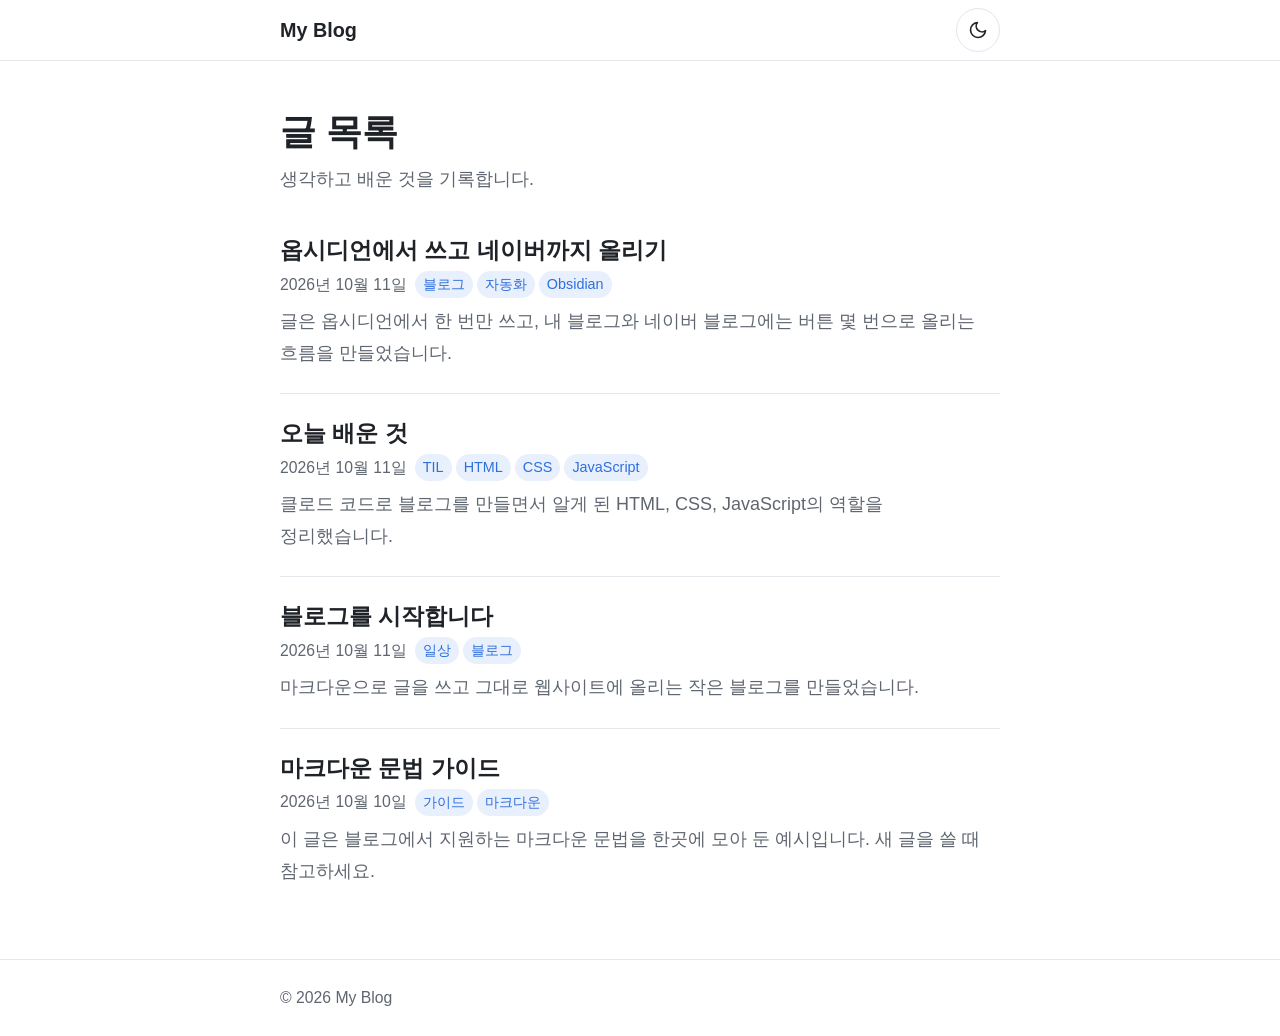
<file: index.html>
<!doctype html>
<html lang="ko">
<head>
  <meta charset="utf-8">
  <meta name="viewport" content="width=device-width, initial-scale=1">
  <title>My Blog</title>
  <meta name="description" content="마크다운으로 쓰는 개인 블로그">
  <script>
    // 첫 렌더 전에 테마를 적용해 깜빡임을 막습니다.
    (function () {
      var theme = null;
      try { theme = localStorage.getItem('theme'); } catch (e) {}
      if (theme !== 'light' && theme !== 'dark') {
        theme = window.matchMedia('(prefers-color-scheme: dark)').matches ? 'dark' : 'light';
      }
      document.documentElement.setAttribute('data-theme', theme);
    })();
  </script>
  <link rel="stylesheet" href="css/style.css">
</head>
<body>
  <header class="site-header">
    <div class="container header-inner">
      <a class="site-title" href="index.html">My Blog</a>
      <button class="theme-toggle" type="button" aria-label="다크 모드 전환" aria-pressed="false">
        <svg class="icon icon-sun" viewBox="0 0 24 24" aria-hidden="true"><circle cx="12" cy="12" r="4"/><path d="M12 2v2M12 20v2M4.93 4.93l1.41 1.41M17.66 17.66l1.41 1.41M2 12h2M20 12h2M4.93 19.07l1.41-1.41M17.66 6.34l1.41-1.41"/></svg>
        <svg class="icon icon-moon" viewBox="0 0 24 24" aria-hidden="true"><path d="M21 12.79A9 9 0 1 1 11.21 3 7 7 0 0 0 21 12.79z"/></svg>
      </button>
    </div>
  </header>

  <main class="container">
    <section class="intro">
      <h1>글 목록</h1>
      <p>생각하고 배운 것을 기록합니다.</p>
    </section>
    <ul class="post-list" id="post-list" aria-live="polite">
      <li class="status">글을 불러오는 중…</li>
    </ul>
  </main>

  <footer class="site-footer">
    <div class="container">© <span id="year"></span> My Blog</div>
  </footer>

  <script type="module" src="js/theme.js"></script>
  <script type="module" src="js/main.js"></script>
</body>
</html>
</file>
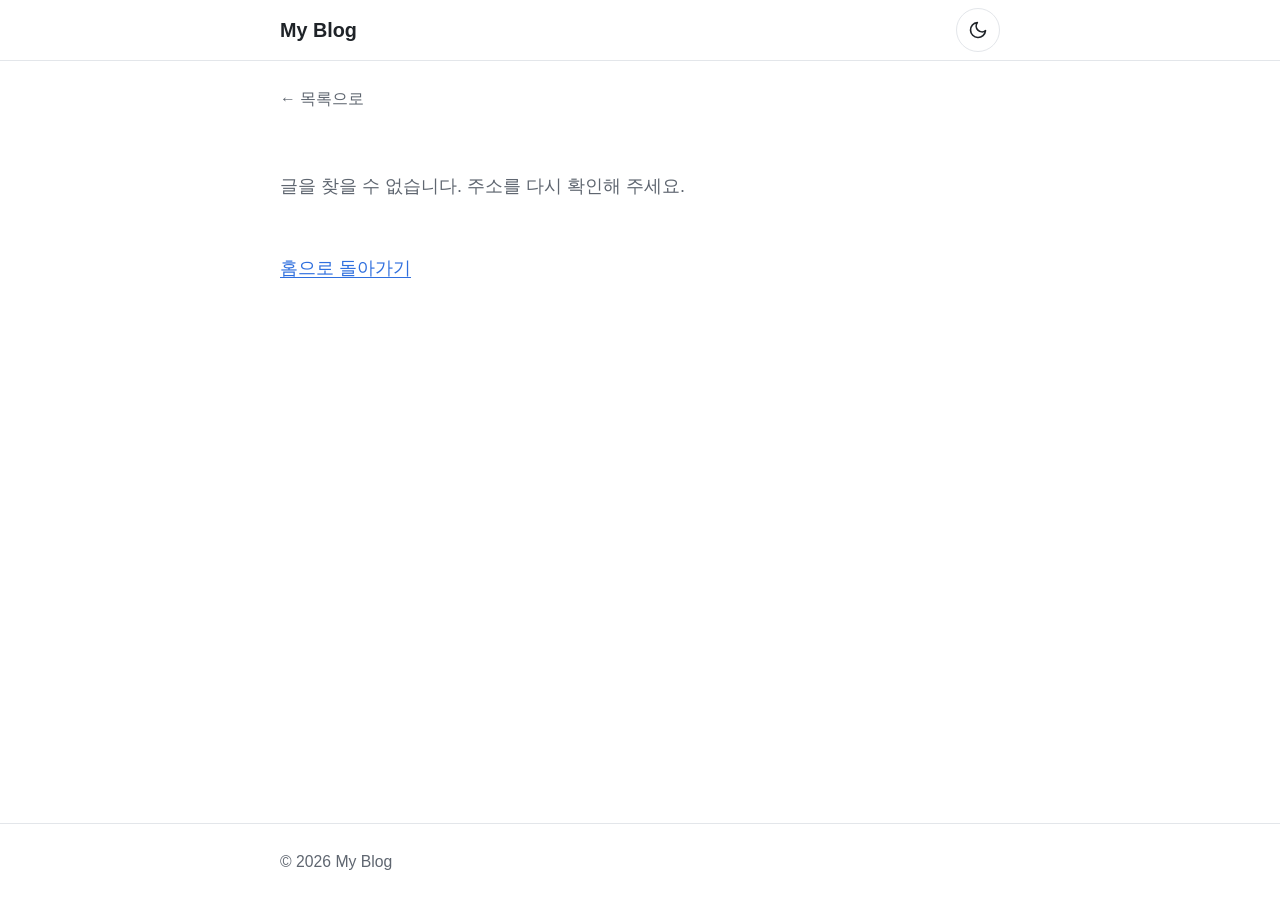
<file: post.html>
<!doctype html>
<html lang="ko">
<head>
  <meta charset="utf-8">
  <meta name="viewport" content="width=device-width, initial-scale=1">
  <title>My Blog</title>
  <script>
    // 첫 렌더 전에 테마를 적용해 깜빡임을 막습니다.
    (function () {
      var theme = null;
      try { theme = localStorage.getItem('theme'); } catch (e) {}
      if (theme !== 'light' && theme !== 'dark') {
        theme = window.matchMedia('(prefers-color-scheme: dark)').matches ? 'dark' : 'light';
      }
      document.documentElement.setAttribute('data-theme', theme);
    })();
  </script>
  <link rel="stylesheet" href="css/style.css">
</head>
<body>
  <header class="site-header">
    <div class="container header-inner">
      <a class="site-title" href="index.html">My Blog</a>
      <button class="theme-toggle" type="button" aria-label="다크 모드 전환" aria-pressed="false">
        <svg class="icon icon-sun" viewBox="0 0 24 24" aria-hidden="true"><circle cx="12" cy="12" r="4"/><path d="M12 2v2M12 20v2M4.93 4.93l1.41 1.41M17.66 17.66l1.41 1.41M2 12h2M20 12h2M4.93 19.07l1.41-1.41M17.66 6.34l1.41-1.41"/></svg>
        <svg class="icon icon-moon" viewBox="0 0 24 24" aria-hidden="true"><path d="M21 12.79A9 9 0 1 1 11.21 3 7 7 0 0 0 21 12.79z"/></svg>
      </button>
    </div>
  </header>

  <main class="container">
    <a class="back-link" href="index.html">← 목록으로</a>
    <article class="post" id="post" aria-live="polite">
      <p class="status">글을 불러오는 중…</p>
    </article>
  </main>

  <footer class="site-footer">
    <div class="container">© <span id="year"></span> My Blog</div>
  </footer>

  <script type="module" src="js/theme.js"></script>
  <script type="module" src="js/post.js"></script>
</body>
</html>
</file>
<file: css/style.css>
/* ===== 테마 변수 ===== */
:root {
  color-scheme: light;

  --color-bg: #ffffff;
  --color-surface: #f6f7f9;
  --color-text: #1f2328;
  --color-text-muted: #5f6670;
  --color-border: #e3e6ea;
  --color-accent: #2f6fde;
  --color-accent-soft: #e8f0fd;
  --color-code-bg: #f3f4f6;
  --color-code-block-bg: #f6f8fa;
  --color-quote: #6a737d;

  --font-sans: -apple-system, BlinkMacSystemFont, "Apple SD Gothic Neo", "Pretendard", "Noto Sans KR", "Malgun Gothic", "Segoe UI", sans-serif;
  --font-mono: ui-monospace, SFMono-Regular, "D2Coding", Consolas, "Liberation Mono", monospace;

  --fs-base: 17px;
  --fs-small: 0.875rem;
  --lh-body: 1.75;

  --space-1: 4px;
  --space-2: 8px;
  --space-3: 12px;
  --space-4: 16px;
  --space-5: 24px;
  --space-6: 32px;
  --space-7: 48px;

  --container: 720px;
  --gutter: 16px;
  --radius: 10px;
  --radius-sm: 6px;
}

[data-theme="dark"] {
  color-scheme: dark;

  --color-bg: #121417;
  --color-surface: #1b1e23;
  --color-text: #e6e8eb;
  --color-text-muted: #9aa1ab;
  --color-border: #2c3138;
  --color-accent: #7aa7f5;
  --color-accent-soft: #1e2a3d;
  --color-code-bg: #22262d;
  --color-code-block-bg: #1a1d22;
  --color-quote: #a3aab4;
}

/* ===== 기본 ===== */
*,
*::before,
*::after {
  box-sizing: border-box;
}

html {
  font-size: var(--fs-base);
  -webkit-text-size-adjust: 100%;
}

body {
  margin: 0;
  min-height: 100vh;
  display: flex;
  flex-direction: column;
  background: var(--color-bg);
  color: var(--color-text);
  font-family: var(--font-sans);
  line-height: var(--lh-body);
  word-break: keep-all;
  overflow-wrap: break-word;
  transition: background-color 0.2s ease, color 0.2s ease;
}

main {
  flex: 1;
  width: 100%;
}

a {
  color: var(--color-accent);
  text-decoration-thickness: 1px;
  text-underline-offset: 3px;
}

a:hover {
  text-decoration-thickness: 2px;
}

:focus-visible {
  outline: 2px solid var(--color-accent);
  outline-offset: 3px;
  border-radius: var(--radius-sm);
}

.container {
  width: 100%;
  max-width: calc(var(--container) + var(--gutter) * 2);
  margin: 0 auto;
  padding: 0 var(--gutter);
}

.status {
  color: var(--color-text-muted);
  list-style: none;
  padding: var(--space-6) 0;
}

/* ===== 헤더 / 푸터 ===== */
.site-header {
  position: sticky;
  top: 0;
  z-index: 10;
  background: var(--color-bg);
  border-bottom: 1px solid var(--color-border);
  transition: background-color 0.2s ease, border-color 0.2s ease;
}

.header-inner {
  display: flex;
  align-items: center;
  justify-content: space-between;
  min-height: 60px;
}

.site-title {
  color: var(--color-text);
  font-weight: 700;
  font-size: 1.1rem;
  text-decoration: none;
  padding: var(--space-2) 0;
}

.theme-toggle {
  display: inline-flex;
  align-items: center;
  justify-content: center;
  width: 44px;
  height: 44px;
  padding: 0;
  border: 1px solid var(--color-border);
  border-radius: 50%;
  background: transparent;
  color: var(--color-text);
  cursor: pointer;
  transition: background-color 0.2s ease, border-color 0.2s ease;
}

.theme-toggle:hover {
  background: var(--color-surface);
}

.icon {
  width: 20px;
  height: 20px;
  fill: none;
  stroke: currentColor;
  stroke-width: 2;
  stroke-linecap: round;
  stroke-linejoin: round;
}

/* 현재 테마의 반대 아이콘을 보여줍니다 */
.icon-sun { display: none; }
[data-theme="dark"] .icon-sun { display: block; }
[data-theme="dark"] .icon-moon { display: none; }

.site-footer {
  margin-top: var(--space-7);
  padding: var(--space-5) 0;
  border-top: 1px solid var(--color-border);
  color: var(--color-text-muted);
  font-size: var(--fs-small);
}

/* ===== 글 목록 ===== */
.intro {
  padding: var(--space-6) 0 var(--space-4);
}

.intro h1 {
  margin: 0 0 var(--space-2);
  font-size: 1.75rem;
  line-height: 1.3;
}

.intro p {
  margin: 0;
  color: var(--color-text-muted);
}

.post-list {
  list-style: none;
  margin: 0;
  padding: 0;
}

.post-card {
  border-bottom: 1px solid var(--color-border);
}

.post-card:last-child {
  border-bottom: none;
}

.post-card a {
  display: block;
  padding: var(--space-5) 0;
  color: inherit;
  text-decoration: none;
}

.post-card h2 {
  margin: 0 0 var(--space-1);
  font-size: 1.25rem;
  line-height: 1.4;
  transition: color 0.15s ease;
}

.post-card a:hover h2 {
  color: var(--color-accent);
}

.post-card p {
  margin: var(--space-2) 0 0;
  color: var(--color-text-muted);
}

.post-meta {
  display: flex;
  flex-wrap: wrap;
  align-items: center;
  gap: var(--space-2);
  color: var(--color-text-muted);
  font-size: var(--fs-small);
}

.tags {
  display: flex;
  flex-wrap: wrap;
  gap: var(--space-1);
  margin: 0;
  padding: 0;
  list-style: none;
}

.tag {
  padding: 2px var(--space-2);
  border-radius: 999px;
  background: var(--color-accent-soft);
  color: var(--color-accent);
  font-size: 0.8rem;
  line-height: 1.6;
}

/* ===== 글 상세 ===== */
.back-link {
  display: inline-flex;
  align-items: center;
  min-height: 44px;
  margin-top: var(--space-4);
  color: var(--color-text-muted);
  font-size: var(--fs-small);
  text-decoration: none;
}

.back-link:hover {
  color: var(--color-accent);
}

.post-header {
  padding: var(--space-4) 0 var(--space-5);
  margin-bottom: var(--space-5);
  border-bottom: 1px solid var(--color-border);
}

.post-header h1 {
  margin: 0 0 var(--space-3);
  font-size: 1.85rem;
  line-height: 1.3;
  letter-spacing: -0.01em;
}

/* ===== 마크다운 본문 ===== */
.post-body > :first-child {
  margin-top: 0;
}

.post-body h1,
.post-body h2,
.post-body h3,
.post-body h4,
.post-body h5,
.post-body h6 {
  margin: 2em 0 0.6em;
  line-height: 1.35;
  scroll-margin-top: 76px;
}

.post-body h1 { font-size: 1.6rem; }
.post-body h2 { font-size: 1.4rem; padding-bottom: 0.3em; border-bottom: 1px solid var(--color-border); }
.post-body h3 { font-size: 1.2rem; }
.post-body h4 { font-size: 1.05rem; }
.post-body h5,
.post-body h6 { font-size: 1rem; color: var(--color-text-muted); }

.post-body p,
.post-body ul,
.post-body ol,
.post-body blockquote,
.post-body pre,
.post-body .table-wrap {
  margin: 0 0 1.25em;
}

.post-body ul,
.post-body ol {
  padding-left: 1.5em;
}

.post-body li + li {
  margin-top: 0.25em;
}

.post-body li > ul,
.post-body li > ol {
  margin: 0.25em 0 0;
}

.post-body li.task {
  list-style: none;
  margin-left: -1.3em;
}

.post-body li.task input {
  margin: 0 0.4em 0 0;
  accent-color: var(--color-accent);
}

.post-body blockquote {
  padding: var(--space-1) var(--space-4);
  border-left: 4px solid var(--color-border);
  color: var(--color-quote);
}

.post-body blockquote > :last-child {
  margin-bottom: 0;
}

.post-body hr {
  margin: 2.5em 0;
  border: none;
  border-top: 1px solid var(--color-border);
}

.post-body img {
  display: block;
  max-width: 100%;
  height: auto;
  margin: 0 auto;
  border-radius: var(--radius);
}

.post-body code {
  padding: 0.15em 0.4em;
  border-radius: var(--radius-sm);
  background: var(--color-code-bg);
  font-family: var(--font-mono);
  font-size: 0.875em;
  word-break: break-word;
}

.post-body pre {
  overflow-x: auto;
  padding: var(--space-4);
  border: 1px solid var(--color-border);
  border-radius: var(--radius);
  background: var(--color-code-block-bg);
  line-height: 1.55;
  -webkit-overflow-scrolling: touch;
}

.post-body pre code {
  padding: 0;
  background: none;
  font-size: 0.85rem;
  word-break: normal;
  white-space: pre;
}

.post-body .table-wrap {
  overflow-x: auto;
  -webkit-overflow-scrolling: touch;
}

.post-body table {
  width: 100%;
  border-collapse: collapse;
  font-size: 0.95rem;
}

.post-body th,
.post-body td {
  padding: var(--space-2) var(--space-3);
  border: 1px solid var(--color-border);
  text-align: left;
  white-space: nowrap;
}

.post-body th {
  background: var(--color-surface);
  font-weight: 600;
}

/* ===== 네이버용 복사 도구 (로컬 전용) ===== */
.naver-tools {
  margin-top: var(--space-4);
  padding: var(--space-3) var(--space-4);
  border: 1px dashed var(--color-border);
  border-radius: var(--radius);
  background: var(--color-surface);
}

.naver-label {
  margin: 0 0 var(--space-2);
  color: var(--color-text-muted);
  font-size: var(--fs-small);
}

.naver-buttons {
  display: flex;
  flex-wrap: wrap;
  gap: var(--space-2);
}

.naver-button {
  display: inline-flex;
  align-items: center;
  min-height: 44px;
  padding: 0 var(--space-4);
  border: 1px solid var(--color-border);
  border-radius: var(--radius-sm);
  background: var(--color-bg);
  color: var(--color-text);
  font: inherit;
  font-size: var(--fs-small);
  text-decoration: none;
  cursor: pointer;
}

.naver-button:hover {
  border-color: var(--color-accent);
  color: var(--color-accent);
}

.naver-status {
  min-height: 1.7em;
  margin: var(--space-2) 0 0;
  color: var(--color-accent);
  font-size: var(--fs-small);
}

/* ===== 넓은 화면 ===== */
@media (min-width: 768px) {
  :root {
    --fs-base: 18px;
    --gutter: 24px;
  }

  .intro {
    padding-top: var(--space-7);
  }

  .intro h1 {
    font-size: 2rem;
  }

  .post-header h1 {
    font-size: 2.2rem;
  }
}

/* ===== 모션 줄이기 ===== */
@media (prefers-reduced-motion: reduce) {
  *,
  *::before,
  *::after {
    transition: none !important;
  }
}
</file>
